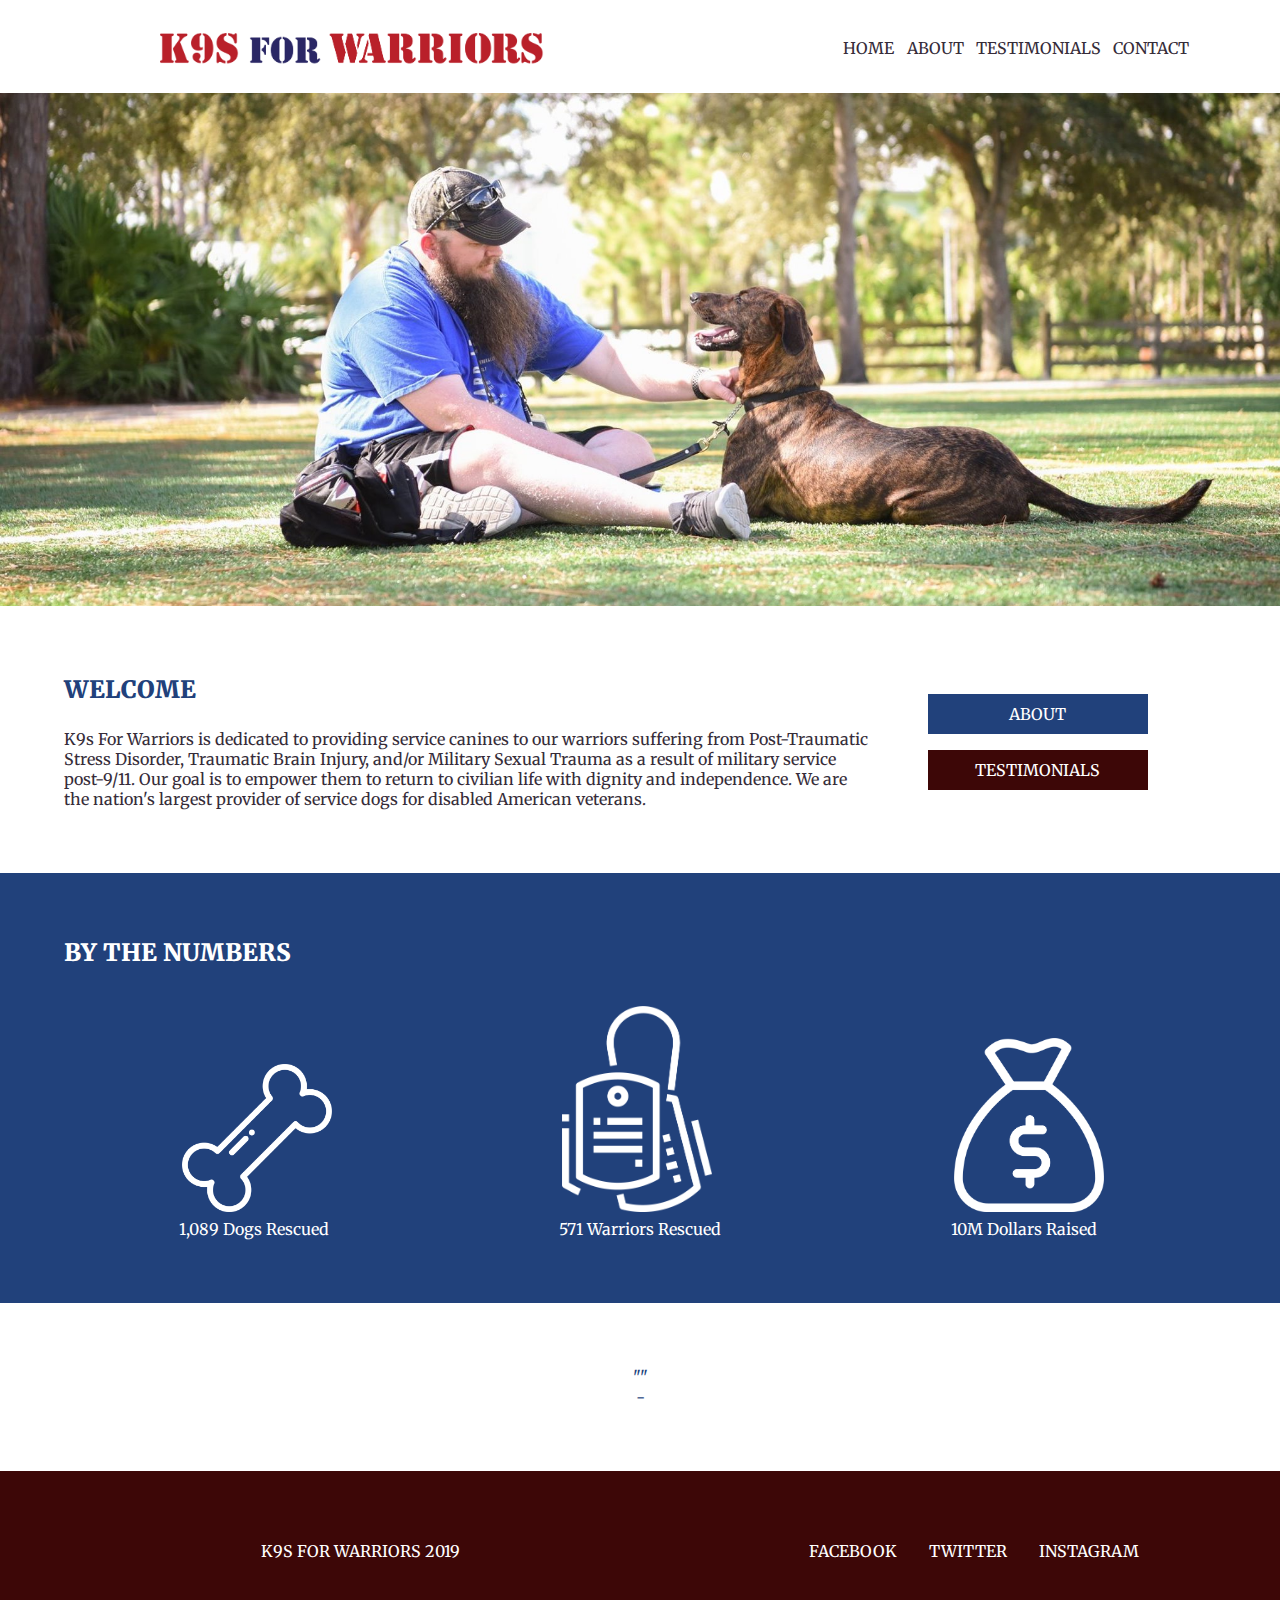
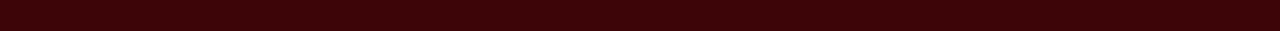
<file: index.html>
<!doctype html>
<html lang="en">
  <head>
    <meta charset="utf-8">
    <meta name="viewport" content="width=device-width, initial-scale=1, shrink-to-fit=no">
    <link rel="stylesheet" type="text/css" href="main.css">
    <link href="https://fonts.googleapis.com/css?family=Merriweather&display=swap" rel="stylesheet">
    <title>Project 2</title>
  </head>
  <body>
    <nav>
      <img class="logo" src="images/logo.png" alt="Logo" title="Logo">
      <ul>
        <li><a href="index.html">Home</a></li>
        <li><a href="about.html">About</a></li>
        <li><a href="testimonials.html">Testimonials</a></li>
        <li><a href="#">Contact</a></li>
      </ul>
    </nav>
    <div class="hamburger-menu">
      <div class="hamburger-flex">
        <img class="mobile-logo" src="images/logo.png" alt="Logo" title="Logo">
        <button id="hamburger">&#9776;</button>
      </div>
      <div class="menu">
        <ul>
          <li><a href="index.html">Home</a></li>
          <li><a href="about.html">About</a></li>
          <li><a href="testimonials.html">Testimonials</a></li>
          <li><a href="#">Contact</a></li>
        </ul>
      </div>
    </div>
    <header>
      <img src="images/home.jpg" alt="home-header" title="Home Header">
    </header>

    <div class="container">
    <main>
      <section class="welcome">
        <div class="welcome-words">
        <h2>Welcome</h2>
        <p>K9s For Warriors is dedicated to providing service canines to our warriors suffering from Post-Traumatic Stress Disorder, Traumatic Brain Injury, and/or Military Sexual Trauma as a result of military service post-9/11. Our goal is to empower them to return to civilian life with dignity and independence. We are the nation's largest provider of service dogs for disabled American veterans.</p>
        </div>
        <div class="buttons">
        <p class="button1"><a href="#">About</a></p>
        <p class="button2"><a href="#">Testimonials</a></p>
        </div>
      </section>

      <section class="numbers">
        <h2>By the Numbers</h2>
        <div class="numbers-flex">
          <div>
            <img src="images/bone.png" alt="bone" title="bone">
            <p>1,089 Dogs Rescued</p>
          </div>
          <div>
            <img src="images/dog-tag.png" alt="tag" title="tag">
            <p>571 Warriors Rescued</p>
          </div>
          <div>
            <img src="images/money-bag.png" alt="money" title="money">
            <p>10M Dollars Raised</p>
          </div>
        </div>
      </section>

      <section class="quotes">
        <div id="quote-wrapper">
          <p>"<span></span>"</p>
          <p>-<span></span></p>
        </div>
      </section>
    </main>
    </div>

    <footer>
      <div class="foot-text">
        <p>K9s For Warriors 2019</p>
      </div>
      <div class="social">
        <p><a href="#">Facebook</a></p>
        <p><a href="#">Twitter</a></p>
        <p><a href="#">Instagram</a></p>
      </div>
    </footer>

    <script src="main.js"></script>
  </body>
</html>
</file>
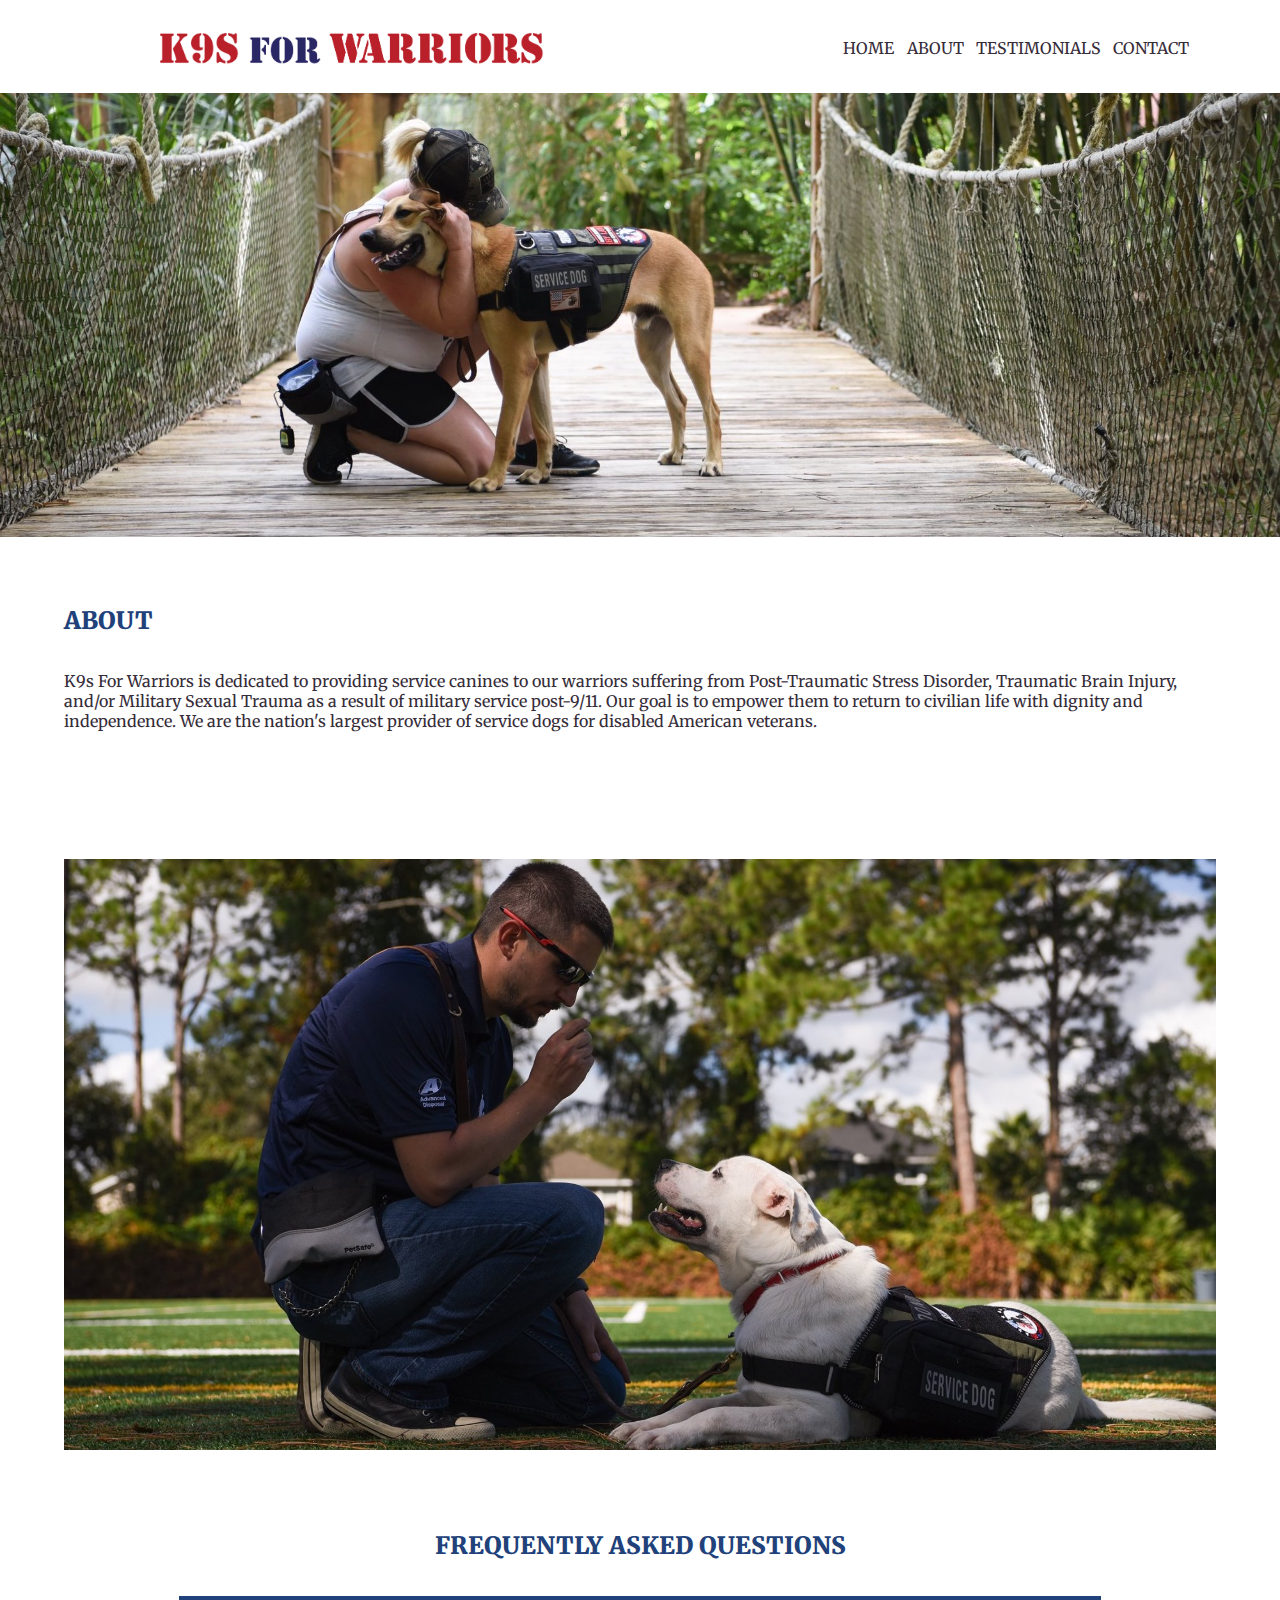
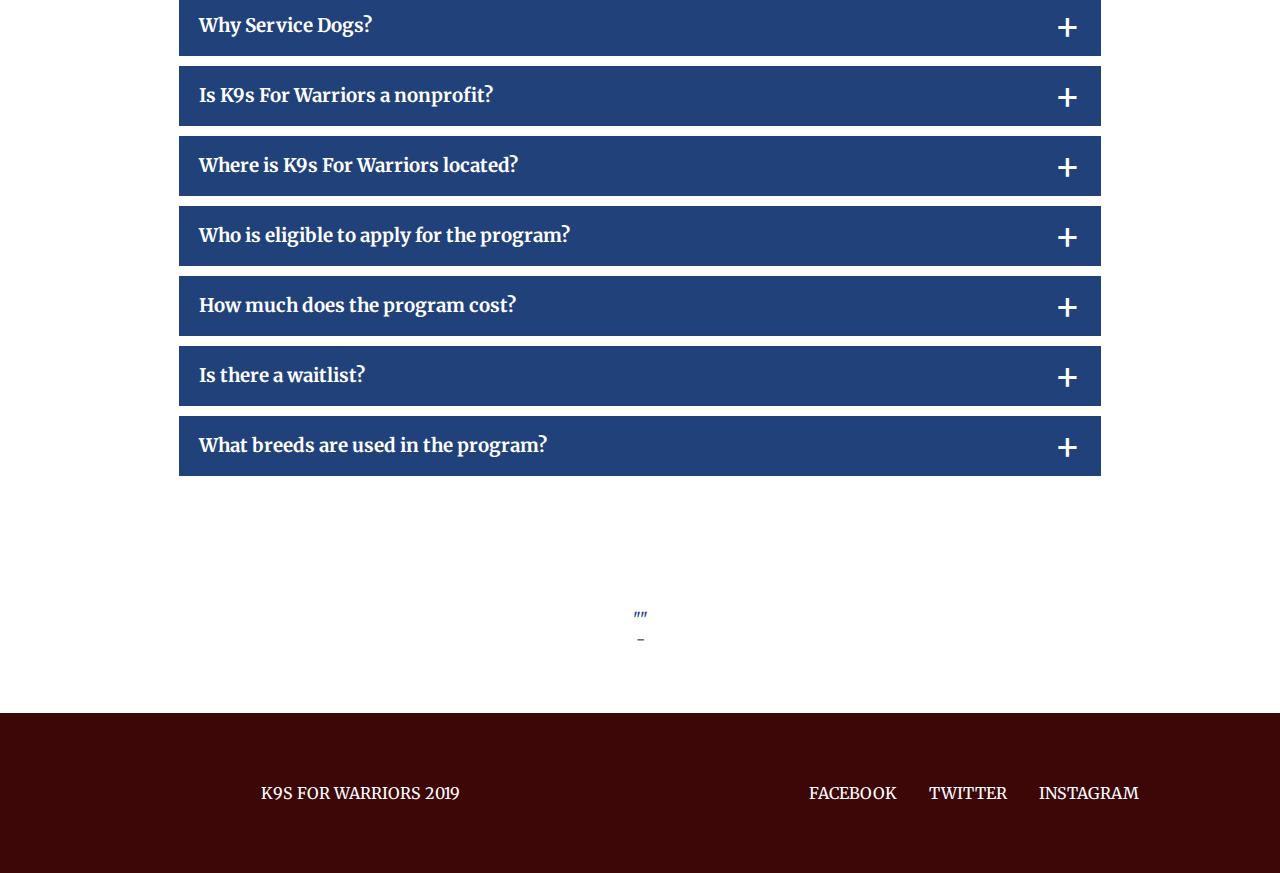
<file: about.html>
<!doctype html>
<html lang="en">
  <head>
    <meta charset="utf-8">
    <meta name="viewport" content="width=device-width, initial-scale=1, shrink-to-fit=no">
    <link rel="stylesheet" type="text/css" href="main.css">
    <link href="https://fonts.googleapis.com/css?family=Merriweather&display=swap" rel="stylesheet">
    <title>Project 2</title>
  </head>
  <body>
    <nav>
      <img class="logo" src="images/logo.png" alt="Logo" title="Logo">
      <ul>
        <li><a href="index.html">Home</a></li>
        <li><a href="about.html">About</a></li>
        <li><a href="testimonials.html">Testimonials</a></li>
        <li><a href="#">Contact</a></li>
      </ul>
    </nav>
    <div class="hamburger-menu">
      <div class="hamburger-flex">
        <img class="mobile-logo" src="images/logo.png" alt="Logo" title="Logo">
        <button id="hamburger">&#9776;</button>
      </div>
      <div class="menu">
        <ul>
          <li><a href="index.html">Home</a></li>
          <li><a href="about.html">About</a></li>
          <li><a href="testimonials.html">Testimonials</a></li>
          <li><a href="#">Contact</a></li>
        </ul>
      </div>
    </div>
    <header>
      <img src="images/about1.jpg" alt="home-header" title="Home Header">
    </header>

    <div class="container">
    <main>
      <section class="about">
        <h2>About</h2>
        <p>K9s For Warriors is dedicated to providing service canines to our warriors suffering from Post-Traumatic Stress Disorder, Traumatic Brain Injury, and/or Military Sexual Trauma as a result of military service post-9/11. Our goal is to empower them to return to civilian life with dignity and independence. We are the nation's largest provider of service dogs for disabled American veterans.</p>
      </section>

      <section class="divider">
        <img src="images/About 2.jpg" alt="home-header" title="Home Header">
      </section>

      <section class="faq">
        <h2>FREQUENTLY ASKED QUESTIONS</h2>
        <div id="accordion">
          <div class="accordion-headers">
            <h3>Why Service Dogs?</h3>
            <span class="toggle-indicator">+</span>
          </div>
          <div class="accordion-description">
            <p>Service animals are proven to decrease the effects of PTSD, anxiety and depression in veterans.</p>
          </div>
          <div class="accordion-headers">
            <h3>Is K9s For Warriors a nonprofit?</h3>
            <span class="toggle-indicator">+</span>
          </div>
          <div class="accordion-description">
            <p>Yes, K9s For Warriors is a public charity exempt from federal income tax under Section 501(c)(3) of the Internal Revenue Code.</p>
          </div>
          <div class="accordion-headers">
            <h3>Where is K9s For Warriors located?</h3>
            <span class="toggle-indicator">+</span>
          </div>
          <div class="accordion-description">
            <p>K9s For Warriors has two facilities: Ponte Vedra, Florida and one near Gainesville, Florida.</p>
          </div>
          <div class="accordion-headers">
            <h3>Who is eligible to apply for the program?</h3>
            <span class="toggle-indicator">+</span>
          </div>
          <div class="accordion-description">
            <p>K9s For Warriors provides for veterans who became disabled while serving our country on or after 9/11/01.</p>
          </div>
          <div class="accordion-headers">
            <h3>How much does the program cost?</h3>
            <span class="toggle-indicator">+</span>
          </div>
          <div class="accordion-description">
            <p>There is no cost to veterans to attend training and receive a service dog, other than travel to and from K9s For Warriors.</p>
          </div>
          <div class="accordion-headers">
            <h3>Is there a waitlist?</h3>
            <span class="toggle-indicator">+</span>
          </div>
          <div class="accordion-description">
            <p>Yes, at this time the waitlist is about 18 months.</p>
          </div>
          <div class="accordion-headers">
            <h3>What breeds are used in the program?</h3>
            <span class="toggle-indicator">+</span>
          </div>
          <div class="accordion-description">
            <p>Our dogs are rescued from shelters and donated by the public; we do not use specific breeds.</p>
          </div>

        </div>
      </section>

      <section class="quotes">
        <div id="quote-wrapper">
          <p>"<span></span>"</p>
          <p>-<span></span></p>
        </div>
      </section>
    </main>
    </div>

    <footer>
      <div class="foot-text">
        <p>K9s For Warriors 2019</p>
      </div>
      <div class="social">
        <p><a href="#">Facebook</a></p>
        <p><a href="#">Twitter</a></p>
        <p><a href="#">Instagram</a></p>
      </div>
    </footer>

    <script src="main.js"></script>
  </body>
</html>
</file>
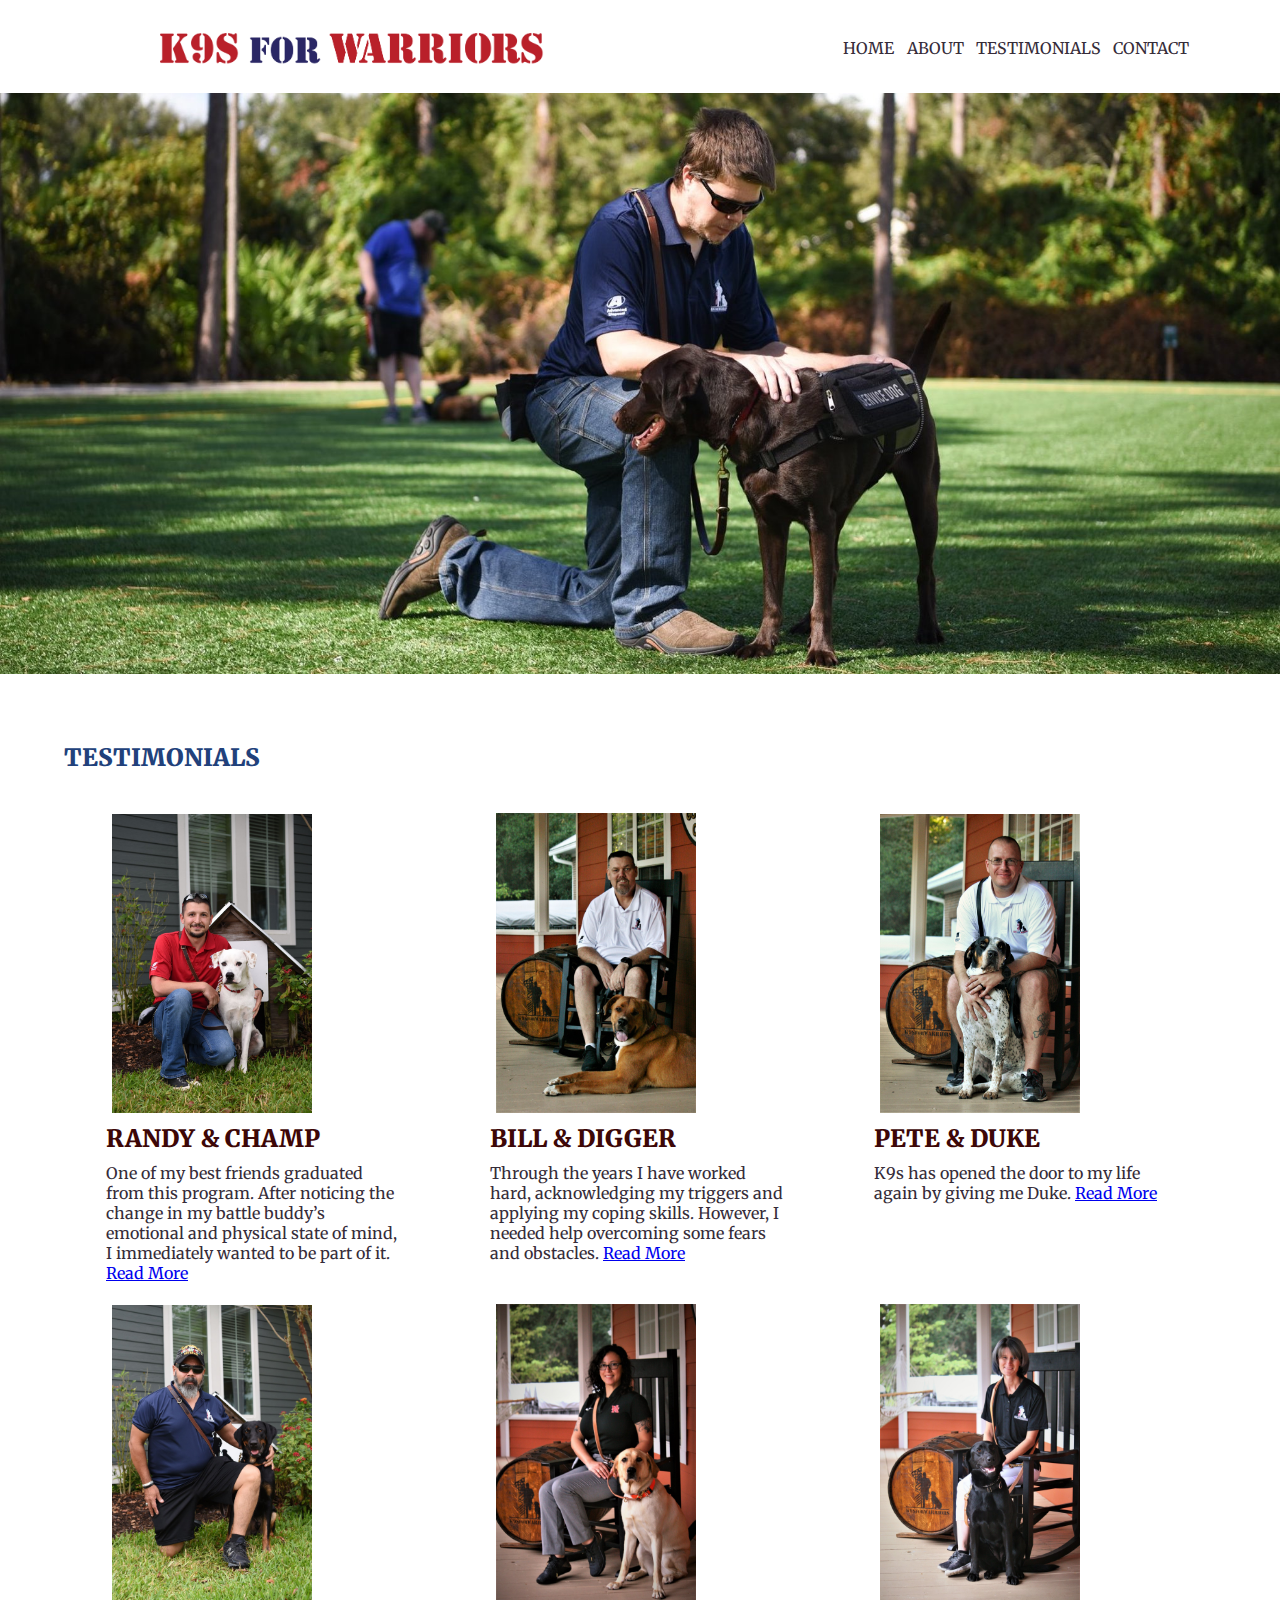
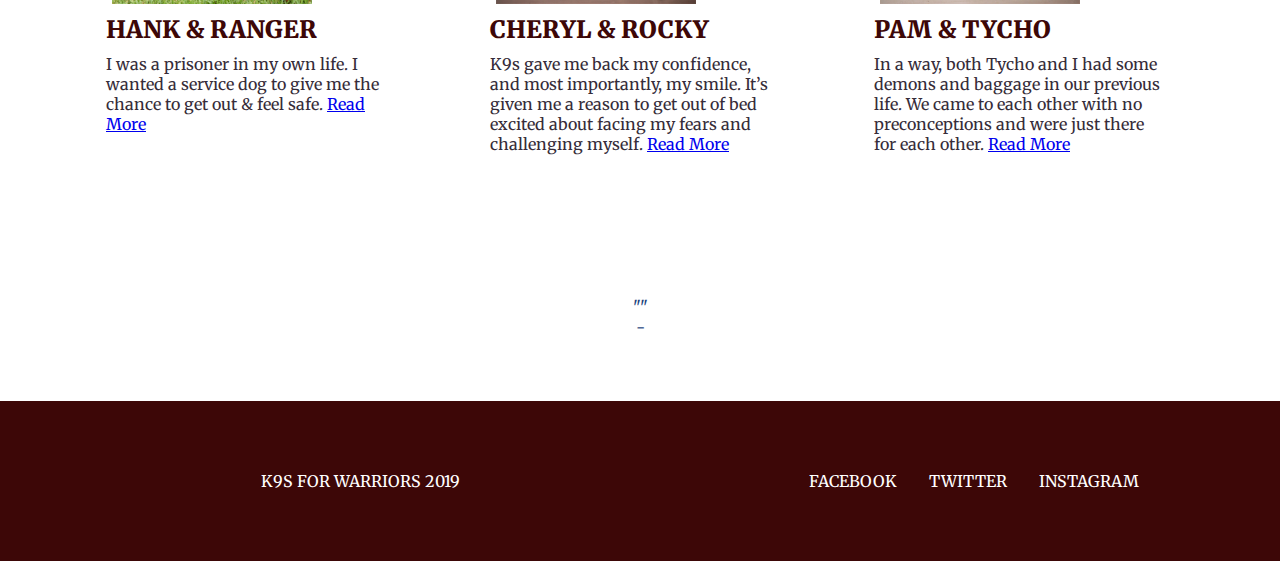
<file: testimonials.html>
<!doctype html>
<html lang="en">
  <head>
    <meta charset="utf-8">
    <meta name="viewport" content="width=device-width, initial-scale=1, shrink-to-fit=no">
    <link rel="stylesheet" type="text/css" href="main.css">
    <link href="https://fonts.googleapis.com/css?family=Merriweather&display=swap" rel="stylesheet">
    <title>Project 2</title>
  </head>
  <body>
    <nav>
      <img class="logo" src="images/logo.png" alt="Logo" title="Logo">
      <ul>
        <li><a href="index.html">Home</a></li>
        <li><a href="about.html">About</a></li>
        <li><a href="testimonials.html">Testimonials</a></li>
        <li><a href="#">Contact</a></li>
      </ul>
    </nav>
    <div class="hamburger-menu">
      <div class="hamburger-flex">
        <img class="mobile-logo" src="images/logo.png" alt="Logo" title="Logo">
        <button id="hamburger">&#9776;</button>
      </div>
      <div class="menu">
        <ul>
          <li><a href="index.html">Home</a></li>
          <li><a href="about.html">About</a></li>
          <li><a href="testimonials.html">Testimonials</a></li>
          <li><a href="#">Contact</a></li>
        </ul>
      </div>
    </div>
    <header>
      <img src="images/testimonials.jpg" alt="header" title="Header">
    </header>

    <div class="container">
    <main>
      <section>
        <h2>Testimonials</h2>
        <div class="tests">
          <div>
            <img src="images/test1.jpg" alt="headshot" title="headshot">
            <h2>Randy & Champ</h2>
            <p>One of my best friends graduated from this program. After noticing the change in my battle buddy’s emotional and physical state of mind, I immediately wanted to be part of it. <span id="read-more"><a href="javascript:showMore()">Read More</a></span></p>
              <div id="more">
                <p>This has been one of the best experiences of my life and is definitely life-changing.
                  The training is top notch, instructors are passionate and squared away, the facility is immaculate and most importantly, you’re going to leave with a new best friend that will not judge you
                  and provide you with love and comfort. <span id="read-less"><a href="javascript:showLess()">Read Less</a></span></p>
              </div>
          </div>
          <div>
            <img src="images/test2.jpg" alt="headshot" title="headshot">
            <h2>Bill & Digger</h2>
            <p>Through the years I have worked hard, acknowledging my triggers and applying my coping skills.  However, I needed help overcoming some fears and obstacles. <span id="read-more-2"><a href="javascript:showMore2()">Read More</a></span></p>
            <div id="more-2">
              <p>I needed this program to become human again. For years I told myself ‘sometimes you have to fail before you can fly.’ Because of K9s For Warriors, I no longer have to fly alone. <span id="read-less-2"><a href="javascript:showLess2()">Read Less</a></span></p>
            </div>
          </div>
          <div>
            <img src="images/test3.jpg" alt="headshot" title="headshot">
            <h2>Pete & Duke</h2>
            <p>K9s has opened the door to my life again by giving me Duke. <span id="read-more-3"><a href="javascript:showMore3()">Read More</a></span></p>
            <div id="more-3">
              <p>It’s a family trying to save one brother and sister at a time. It is now up to me to continue stepping forward. <span id="read-less-3"><a href="javascript:showLess3()">Read Less</a></span></p>
            </div>
          </div>
        </div>
        <div class="tests">
          <div>
            <img src="images/test4.jpg" alt="headshot" title="headshot">
            <h2>Hank & Ranger</h2>
            <p>I was a prisoner in my own life. I wanted a service dog to give me the chance to get out & feel safe. <span id="read-more-4"><a href="javascript:showMore4()">Read More</a></span></p>
          <div id="more-4">
              <p>K9s For Warriors provides a service member with the freedom to experience life and participate/integrate back into civilian life. It gives the warrior hope to push forward. <span id="read-less-4"><a href="javascript:showLess4()">Read Less</a></span></p>
            </div>
          </div>
          <div>
            <img src="images/test5.jpg" alt="headshot" title="headshot">
            <h2>Cheryl & Rocky</h2>
            <p>K9s gave me back my confidence, and most importantly, my smile. It’s given me a reason to get out of bed excited about facing my fears and challenging myself. <span id="read-more-5"><a href="javascript:showMore5()">Read More</a></span></p>
            <div id="more-5">
              <p>I know my Service Dog will be there for me to lean on. I lacked that security before I came to Camp K9. It’s given me a reason to be grateful, instead of carrying around my usual grudge. It gives you a purpose and a responsibility, and of course, a battle buddy. <span id="read-less-5"><a href="javascript:showLess5()">Read Less</a></span></p>
            </div>
          </div>
          <div>
            <img src="images/test6.jpg" alt="headshot" title="headshot">
            <h2>Pam & Tycho</h2>
            <p>In a way, both Tycho and I had some demons and baggage in our previous life. We came to each other with no preconceptions and were just there for each other.  <span id="read-more-6"><a href="javascript:showMore6()">Read More</a></span></p>
              <div id="more-6">
                <p>I was skeptical about the good that this would have, but as the bonding process went on we got reliant on each other, him not just for life-sustaining food and water and me not just a companion, but as one hot mess that matched perfectly and made us both feel better. I want to thank everyone at K9s for they love they put forth to us. You would think they are making millions doing their job. If it’s measured in lives, they are.  <span id="read-less-6"><a href="javascript:showLess6()">Read Less</a></span></p>
              </div>
          </div>
        </div>
      </section>

      <section class="quotes">
        <div id="quote-wrapper">
          <p>"<span></span>"</p>
          <p>-<span></span></p>
        </div>
      </section>
    </main>
    </div>

    <footer>
      <div class="foot-text">
        <p>K9s For Warriors 2019</p>
      </div>
      <div class="social">
        <p><a href="#">Facebook</a></p>
        <p><a href="#">Twitter</a></p>
        <p><a href="#">Instagram</a></p>
      </div>
    </footer>

    <script src="main.js"></script>
  </body>
</html>
</file>
<file: main.css>
* {
    padding: 0;
    margin: 0;
    border: 0;
}
body {
  font-family: 'Merriweather', serif;
  color: #362c39;
}
nav {
  display: none;
}
.hamburger-flex {
  display: flex;
  flex-direction: row;
  justify-content: center;
}
.mobile-logo {
  max-width: 60%;
  margin-top: 3%;
  align-self: center;
}
button {
  width: 10%;
  background-color: white;
  font-size: 40px;
  margin-left: 2%;
}
.menu {
  height: 0;
  overflow: hidden;
  transition: height 1s;
}
.show-mobile-menu {
  display: block;
  height: 424px;
  transition: height 1s;
}
.menu ul{
  list-style-type: none;
  padding-left: 0;
}
.menu ul li {
  height: 100px;
  font-size: 24px;
  border-bottom: 2px solid black;
  display: flex;
  align-items: center;
  justify-content: center;
}
.menu ul li a {
  color: #362c39;
  text-decoration: none;
}
.menu ul li a:hover {
  text-decoration: underline;
}
.container {
  display: flex;
  flex-direction: column;
  justify-content: center;
}
h2 {
  color: #21417B;
  margin-bottom: 3%;
  font-weight: 900;
  text-transform: uppercase;
}
header img {
  max-width: 100%;
  margin-top: 5%;
}
main {
  justify-content: center;
  align-items: center;
}
section {
  padding: 5%;
}
.welcome {
  display: flex;
  flex-direction: column;
}
.numbers {
  text-align: center;
}
.numbers-flex {
  display: flex;
  flex-direction: column;
  align-items: center;
}
.numbers img {
  max-width: 100px;
  padding: 5%;
}
.numbers {
  background-color: #21417B;
}
.numbers h2 {
  color: white;
}
.numbers p {
  color: white;
}
.buttons {
  display: flex;
  flex-direction: column;
}
.button1 {
  background-color: #21417B;
  padding: 5%;
  color: white;
  text-align: center;
  margin-top: 4%;
  margin-bottom: 4%;
}
.button2 {
  background-color: #3D0707;
  padding: 5%;
  color: white;
  text-align: center;
  margin-top: 4%;
  margin-bottom: 4%;
}
.button1 a {
  color: white;
  text-decoration: none;
  text-transform: uppercase;
}
.button1 a:hover {
  text-decoration: underline;
}
.button2 a {
  color: white;
  text-decoration: none;
  text-transform: uppercase;
}
.button2 a:hover {
  text-decoration: underline;
}
.quotes {
  text-align: center;
  color: #21417B;
  text-transform: uppercase;
}
.divider {
  padding-bottom: 1%;
}
footer {
  display: flex;
  flex-direction: column;
  align-items:center;
  background-color: #3D0707;
  color: white;
  padding: 5%;
  text-align: center;
  text-transform: uppercase;
}
footer p {
  padding: 2%;
}
.social {
  display: none;
}
.social p a {
  color: white;
  text-decoration: none;
}
.social p a:hover {
  text-decoration: underline;
}
.divider img {
  max-width: 100%;
}
.faq {
  text-align: center;
}
#accordion{
  width: 80%;
  margin: auto;
}
.accordion-headers {
  height: 60px;
  display: flex;
  align-items: center;
  background-color: #21417B;
  margin: 5px auto;
  color: white;
  padding: 0 20px;
  justify-content: space-between;
}
.toggle-indicator{
  font-size: 40px;
}
.accordion-description {
  height: 0px;
  overflow: hidden;
  background-color: #7587a9;
  transition: height 1s;
  color: white;
}
.accordion-open {
  height: 100px;
  padding: 10px 20px;
  transition: height 1s;
}
.tests {
  display: flex;
  flex-direction: column;
  justify-content: center;
  align-content: center;
  align-items: center;
}
.tests h2 {
  color: #3D0707;
}
.tests p {
  padding-bottom: 5%;
  padding-right: 2%;
  max-width: 300px;
}
.tests img {
  max-width: 200px;
  padding: 2%;
}
#more, #more-2, #more-3, #more-4, #more-5, #more-6 {
  display: none;
}
.hide {
  display: none;
}

@media (min-width: 760px){
  .logo {
    margin-top: 5%;
    max-width: 50%;
    align-self: center;
  }
  nav {
    max-width: 100%;
    display: flex;
    flex-direction: row;
    justify-content: space-around;
    text-transform: uppercase;
  }
  nav ul {
    list-style-type: none;
    display: flex;
    flex-direction: row;
    justify-content: space-between;
    padding-top: 3%;
  }
  nav ul li {
    padding-right: 2%;
    padding-left: 2%;
  }
  nav ul li a {
    color: #362c39;
    text-decoration: none;
  }
  nav ul li a:hover {
    text-decoration: underline;
  }
  .hamburger-menu {
    display: none;
  }
  .logo {
    margin: 2%;
    max-width: 30%;
    align-self: center;
  }
  header img {
    margin-top: 0;
  }
  .welcome {
    flex-direction: row;
  }
  .welcome-words {
    max-width: 70%;
  }
  .buttons {
    justify-content: center;
    align-content: center;
    margin-left: 5%;
  }
  .numbers {
    text-align: left;
  }
  .numbers-flex {
    flex-direction: row;
    justify-content: space-around;
    align-items: baseline;
  }
  .button1 {
    min-width: 200px;
  }
  .button2 {
    min-width: 200px;
  }
  footer {
    display: flex;
    flex-direction: row;
    justify-content: space-around;
  }
  .foot-text {
    min-width: 300px;
  }
  .social {
    display: flex;
  }
  .social p {
    padding-right: 10%;
  }
  .numbers img {
    max-width: 150px;
    padding: 2%;
  }
  #accordion {
      width: 80%;
  }
  .tests {
    display: flex;
    flex-direction: row;
    justify-content: space-around;
    align-items: baseline;
  }
}
</file>
